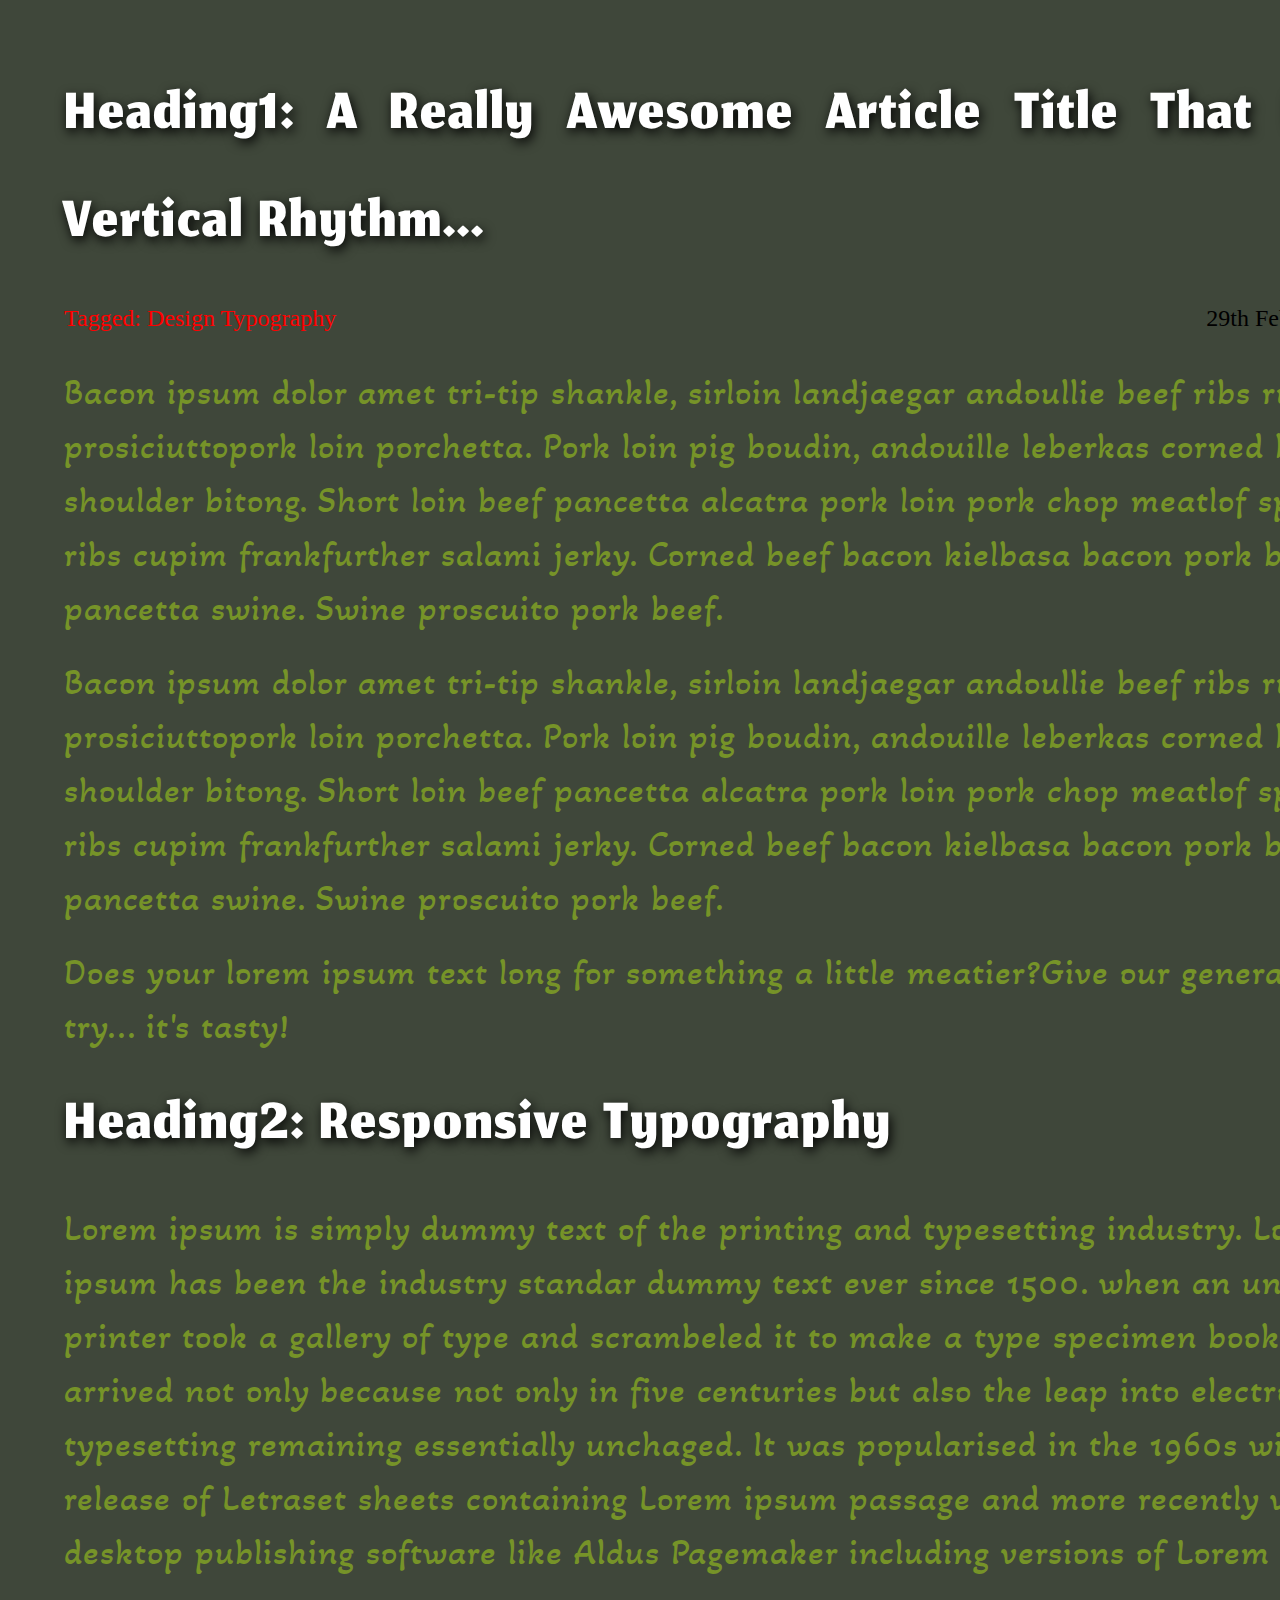
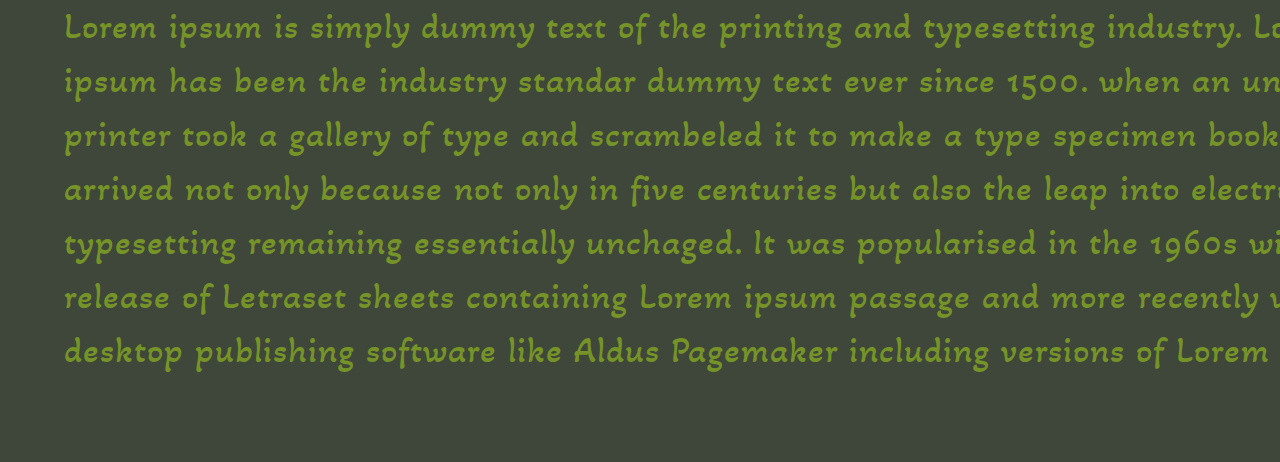
<file: block-BHaabs/index.html>
<!DOCTYPE html>
<html lang="eng">
    <head>

        <meta charset="UTF-8">
        <meta name="viewport" content="width=device-width, initial-scale=1.0">
        <title>Typography Assignment 1.</title>
        <link rel="stylesheet" href="style.css">
        <link rel="preconnect" href="https://fonts.googleapis.com">
        <link rel="preconnect" href="https://fonts.gstatic.com" crossorigin>
        <link href="https://fonts.googleapis.com/css2?family=Jomhuria&display=swap" rel="stylesheet">
        <link rel="preconnect" href="https://fonts.googleapis.com">
        <link rel="preconnect" href="https://fonts.gstatic.com" crossorigin>
        <link href="https://fonts.googleapis.com/css2?family=Akaya+Kanadaka&display=swap" rel="stylesheet">
    </head>

    <body class="container">
        <div>
            <h1>
                Heading1: A really Awesome Article title that uses vertical rhythm...
            </h1>
            <div class="flex">
                <p class="design">
                    Tagged: Design Typography
                </p>
                <p class="date">
                    29th February,2016
                </p>
            </div>
            <div>
                <p class="para">
                    Bacon ipsum dolor amet tri-tip shankle, sirloin landjaegar andoullie beef ribs rump prosiciuttopork loin porchetta. Pork loin pig boudin, andouille leberkas corned beef shoulder bitong. Short loin beef pancetta alcatra pork loin pork chop meatlof spare ribs cupim frankfurther salami jerky. Corned beef bacon kielbasa bacon pork belly pancetta swine. Swine proscuito pork beef.
                </p>
                <p class="para">
                    Bacon ipsum dolor amet tri-tip shankle, sirloin landjaegar andoullie beef ribs rump prosiciuttopork loin porchetta. Pork loin pig boudin, andouille leberkas corned beef shoulder bitong. Short loin beef pancetta alcatra pork loin pork chop meatlof spare ribs cupim frankfurther salami jerky. Corned beef bacon kielbasa bacon pork belly pancetta swine. Swine proscuito pork beef.
                </p>
                <p class="para">
                    Does your lorem ipsum text long for something a little meatier?Give our generator a try... it's tasty!
                </p>
            </div>
        </div>
        <div>
            <h2>
                Heading2: Responsive Typography
            </h2>
            <p class="para">
                Lorem ipsum is simply dummy text of the printing and typesetting industry. Lorem ipsum has been the industry standar dummy text ever since 1500. when an unknown printer took a gallery of type and scrambeled it to make a type specimen book. It has arrived not only because not only in five centuries but also the leap into electronic typesetting remaining essentially unchaged. It was popularised in the 1960s with the release of Letraset sheets containing Lorem ipsum passage and more recently with desktop publishing software like Aldus Pagemaker including versions of Lorem Ipsum.
            </p>
            <p class="para">

                Lorem ipsum is simply dummy text of the printing and typesetting industry. Lorem ipsum has been the industry standar dummy text ever since 1500. when an unknown printer took a gallery of type and scrambeled it to make a type specimen book. It has arrived not only because not only in five centuries but also the leap into electronic typesetting remaining essentially unchaged. It was popularised in the 1960s with the release of Letraset sheets containing Lorem ipsum passage and more recently with desktop publishing software like Aldus Pagemaker including versions of Lorem Ipsum.
            </p>
        </div>

    </body>

</html>
</file>
<file: block-BHaabs/style.css>
html, body, div, span, applet, object, iframe,
h1, h2, h3, h4, h5, h6, p, blockquote, pre,
a, abbr, acronym, address, big, cite, code,
del, dfn, em, img, ins, kbd, q, s, samp,
small, strike, strong, sub, sup, tt, var,
b, u, i, center,
dl, dt, dd, ol, ul, li,
fieldset, form, label, legend,
table, caption, tbody, tfoot, thead, tr, th, td,
article, aside, canvas, details, embed, 
figure, figcaption, footer, header, hgroup, 
menu, nav, output, ruby, section, summary,
time, mark, audio, video {
	margin: 0;
	padding: 0;
	border: 0;
	font-size: 100%;
	font: inherit;
	vertical-align: baseline;
}
/* HTML5 display-role reset for older browsers */
article, aside, details, figcaption, figure, 
footer, header, hgroup, menu, nav, section {
	display: block;
}
body {
	line-height: 1;
}
ol, ul {
	list-style: none;
}
blockquote, q {
	quotes: none;
}
blockquote:before, blockquote:after,
q:before, q:after {
	content: '';
	content: none;
}
table {
	border-collapse: collapse;
	border-spacing: 0;
}


/* Main Styling */

body{
    line-height: 1.5;
    padding: 64px 64px;
    background-color: #3F473A ;
    text-align: justify;
}
.flex {
    display: flex;
    justify-content: space-between;
    padding-bottom: 30px;
}

.container {
    width: 1330px;
    padding: 64px 64px;
}

h1, h2 {
    font-size: 90px;
    line-height: 1.2;
    padding-bottom: 20px;
    text-transform: capitalize;
    letter-spacing: 2px;
    color: white;
    text-shadow: 2px 4px 12px black;
    text-align: justify;
    font-family: 'Jomhuria', cursive;;
}



.design {
    color: red;
    font-size: 24px;
}

.date {
    font-size: 24px;
}

.para {
    font-size: 36px;
    line-height: 1.5;
    letter-spacing: 1px;
    margin-bottom: 20px;
    text-align: left;
    font-family: 'Akaya Kanadaka', cursive;
    color: #769328 ;
}
</file>
